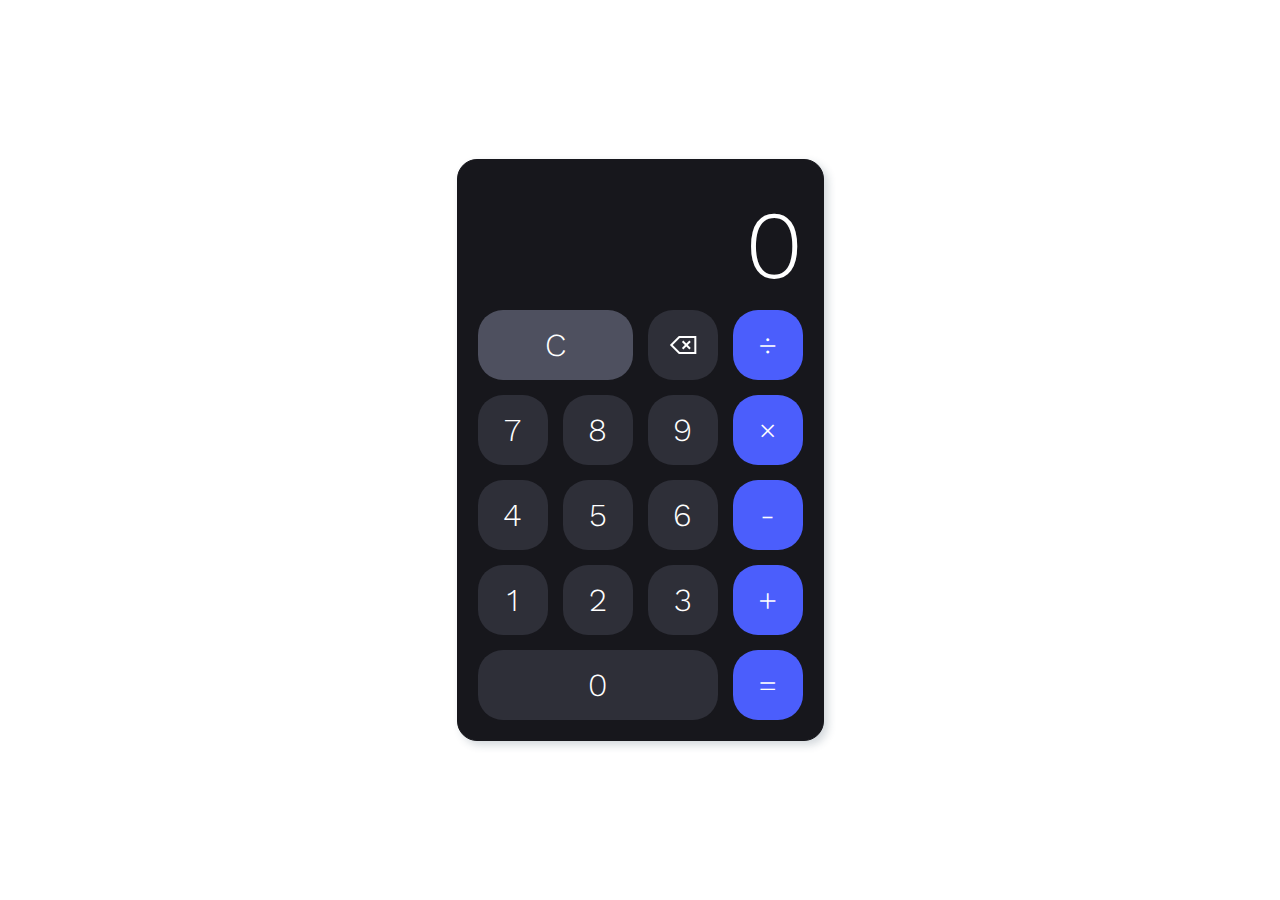
<file: CalculatorUI/index.html>
<!DOCTYPE html>
<html lang="en">

<head>
	<meta charset="UTF-8">
	<meta http-equiv="X-UA-Compatible" content="IE=edge">
	<meta name="viewport" content="width=device-width, initial-scale=1.0">
	<title>Калькулятор</title>
	<link rel="stylesheet" href="style.css">
	<link rel="shortcut icon" href="favicon.ico" type="image/x-icon">
</head>

<body>
	<div class="calc">

		<span class="calc__screen">0</span>

		<div class="calc__inner calc-inner">

			<button class="calc-inner__btn calc__btn-reset bg-grey">C</button>
			<button class="calc-inner__btn calc__btn-backspace"><img src="img/Union.svg" alt="Back"></button>
			<button class="calc-inner__btn calc__btn-division bg-blue">&#247;</button>

			<button class="calc-inner__btn calc__btn-seven">7</button>
			<button class="calc-inner__btn calc__btn-eight">8</button>
			<button class="calc-inner__btn calc__btn-nine">9</button>
			<button class="calc-inner__btn calc__btn-myltiply bg-blue">&#215;</button>

			<button class="calc-inner__btn calc__btn-four">4</button>
			<button class="calc-inner__btn calc__btn-five">5</button>
			<button class="calc-inner__btn calc__btn-six">6</button>
			<button class="calc-inner__btn calc__btn-minus bg-blue">-</button>

			<button class="calc-inner__btn calc__btn-one">1</button>
			<button class="calc-inner__btn calc__btn-two">2</button>
			<button class="calc-inner__btn calc__btn-three">3</button>
			<button class="calc-inner__btn calc__btn-plus bg-blue">+</button>

			<button class="calc-inner__btn calc__btn-zero">0</button>
			<button class="calc-inner__btn calc__btn-equal bg-blue">=</button>

		</div>
	</div>

	<script src="main.js"></script>
</body>

</html>
</file>
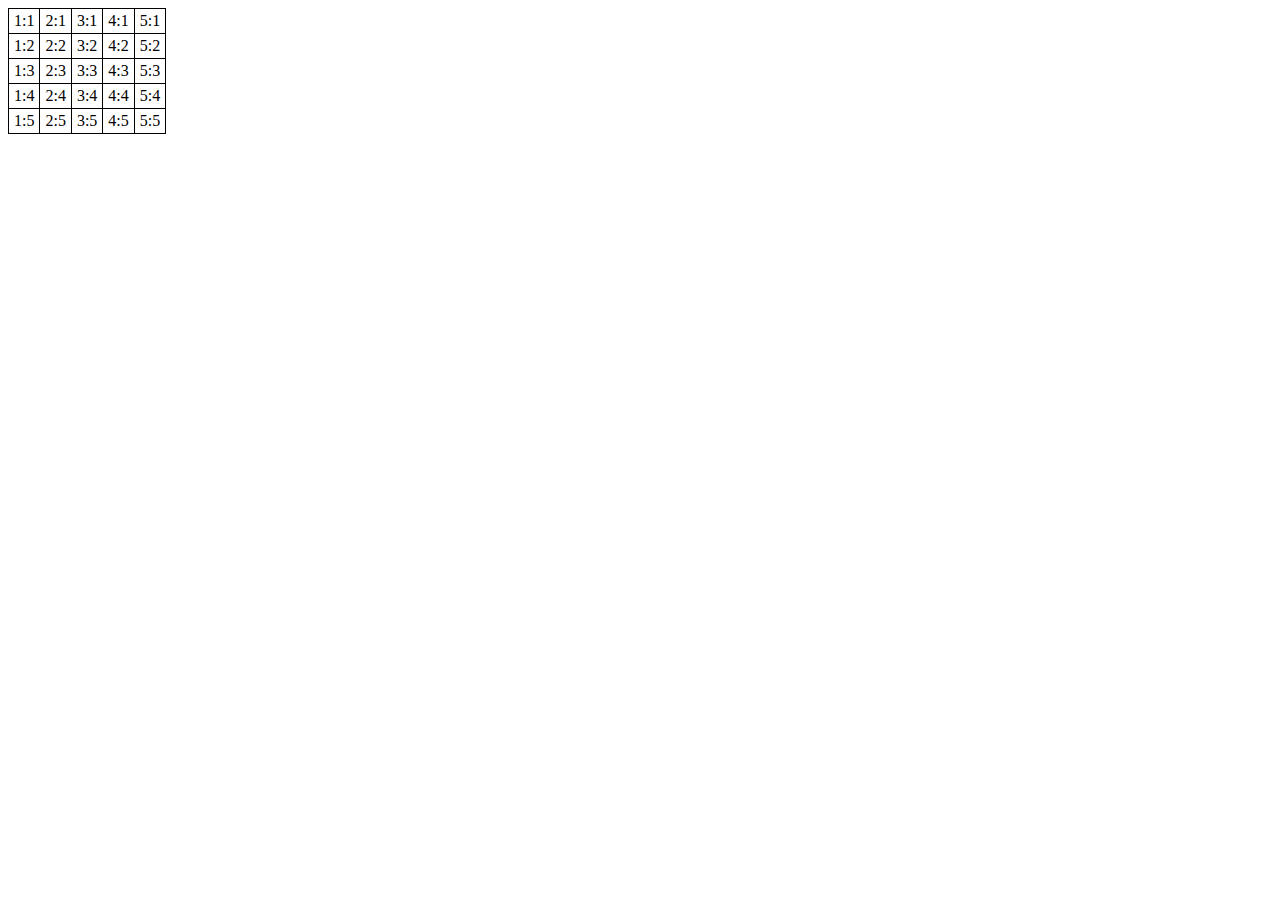
<file: Task/DOM-elem/index.html>
<!-- <!DOCTYPE html>
<html lang="en">

<head>
	<meta charset="UTF-8">
	<meta http-equiv="X-UA-Compatible" content="IE=edge">
	<meta name="viewport" content="width=device-width, initial-scale=1.0">
	<title>House</title>
</head>

<body>
	<div>Пользователи:</div>
	<ul>
		<li>Джон</li>
		<li>Пит</li>
	</ul>
</body>

</html> -->



<!DOCTYPE HTML>
<html>

<head>
	<style>
		table {
			border-collapse: collapse;
		}

		td {
			border: 1px solid black;
			padding: 3px 5px;
		}
	</style>
</head>

<body>
	<table>
		<tr>
			<td>1:1</td>
			<td>2:1</td>
			<td>3:1</td>
			<td>4:1</td>
			<td>5:1</td>
		</tr>
		<tr>
			<td>1:2</td>
			<td>2:2</td>
			<td>3:2</td>
			<td>4:2</td>
			<td>5:2</td>
		</tr>
		<tr>
			<td>1:3</td>
			<td>2:3</td>
			<td>3:3</td>
			<td>4:3</td>
			<td>5:3</td>
		</tr>
		<tr>
			<td>1:4</td>
			<td>2:4</td>
			<td>3:4</td>
			<td>4:4</td>
			<td>5:4</td>
		</tr>
		<tr>
			<td>1:5</td>
			<td>2:5</td>
			<td>3:5</td>
			<td>4:5</td>
			<td>5:5</td>
		</tr>
	</table>

	<script src="main.js"></script>
</body>

</html>
</file>
<file: CalculatorUI/style.css>
@font-face {
  font-family: 'Work Sans';
  src: url(fonts/WorkSans-Light.ttf);
}

body {
  display: -webkit-box;
  display: -ms-flexbox;
  display: flex;
  margin: 0;
  min-height: 100vh;
  -webkit-box-pack: center;
      -ms-flex-pack: center;
          justify-content: center;
  -webkit-box-align: center;
      -ms-flex-align: center;
          align-items: center;
}

.calc {
  display: -webkit-box;
  display: -ms-flexbox;
  display: flex;
  -webkit-box-orient: vertical;
  -webkit-box-direction: normal;
      -ms-flex-direction: column;
          flex-direction: column;
  -webkit-box-pack: end;
      -ms-flex-pack: end;
          justify-content: flex-end;
  overflow: hidden;
  height: 540px;
  width: 325px;
  background-color: #17171c;
  border: 1px solid #17171c;
  border-radius: 20px;
  color: #fff;
  padding: 20px;
  -webkit-box-shadow: 4px 4px 8px 0px rgba(34, 60, 80, 0.2);
          box-shadow: 4px 4px 8px 0px rgba(34, 60, 80, 0.2);
}

.calc__screen {
  display: -ms-grid;
  display: grid;
  -webkit-box-align: center;
      -ms-flex-align: center;
          align-items: center;
  height: 100%;
  text-align: right;
  font-family: 'Work Sans';
  font-style: normal;
  font-weight: 300;
  font-size: 96px;
  color: #fff;
}

.calc__btn-reset {
  -ms-grid-column: 1;
  -ms-grid-column-span: 2;
  grid-column: 1/3;
}

.calc__btn-zero {
  -ms-grid-column: 1;
  -ms-grid-column-span: 3;
  grid-column: 1/4;
}

.calc-inner {
  display: -ms-grid;
  display: grid;
  -ms-grid-columns: (1fr)[4];
      grid-template-columns: repeat(4, 1fr);
  grid-auto-rows: 70px;
  grid-gap: 15px;
  justify-items: center;
}

.calc-inner__btn {
  padding: 0;
  border: none;
  display: -webkit-box;
  display: -ms-flexbox;
  display: flex;
  -webkit-box-pack: center;
      -ms-flex-pack: center;
          justify-content: center;
  -webkit-box-align: center;
      -ms-flex-align: center;
          align-items: center;
  width: 100%;
  height: auto;
  background-color: #2e2f38;
  color: #fff;
  border-radius: 25px;
  font-family: 'Work Sans';
  font-weight: 400;
  font-size: 32px;
  line-height: 40px;
  cursor: pointer;
  -webkit-user-select: none;
     -moz-user-select: none;
      -ms-user-select: none;
          user-select: none;
}

.calc-inner__btn:hover {
  -webkit-filter: brightness(120%);
          filter: brightness(120%);
}

.calc-inner__btn:active {
  -webkit-filter: brightness(90%);
          filter: brightness(90%);
}

.bg-grey {
  background-color: #4e505f;
}

.bg-blue {
  background-color: #4B5EFC;
}
/*# sourceMappingURL=style.css.map */
</file>
